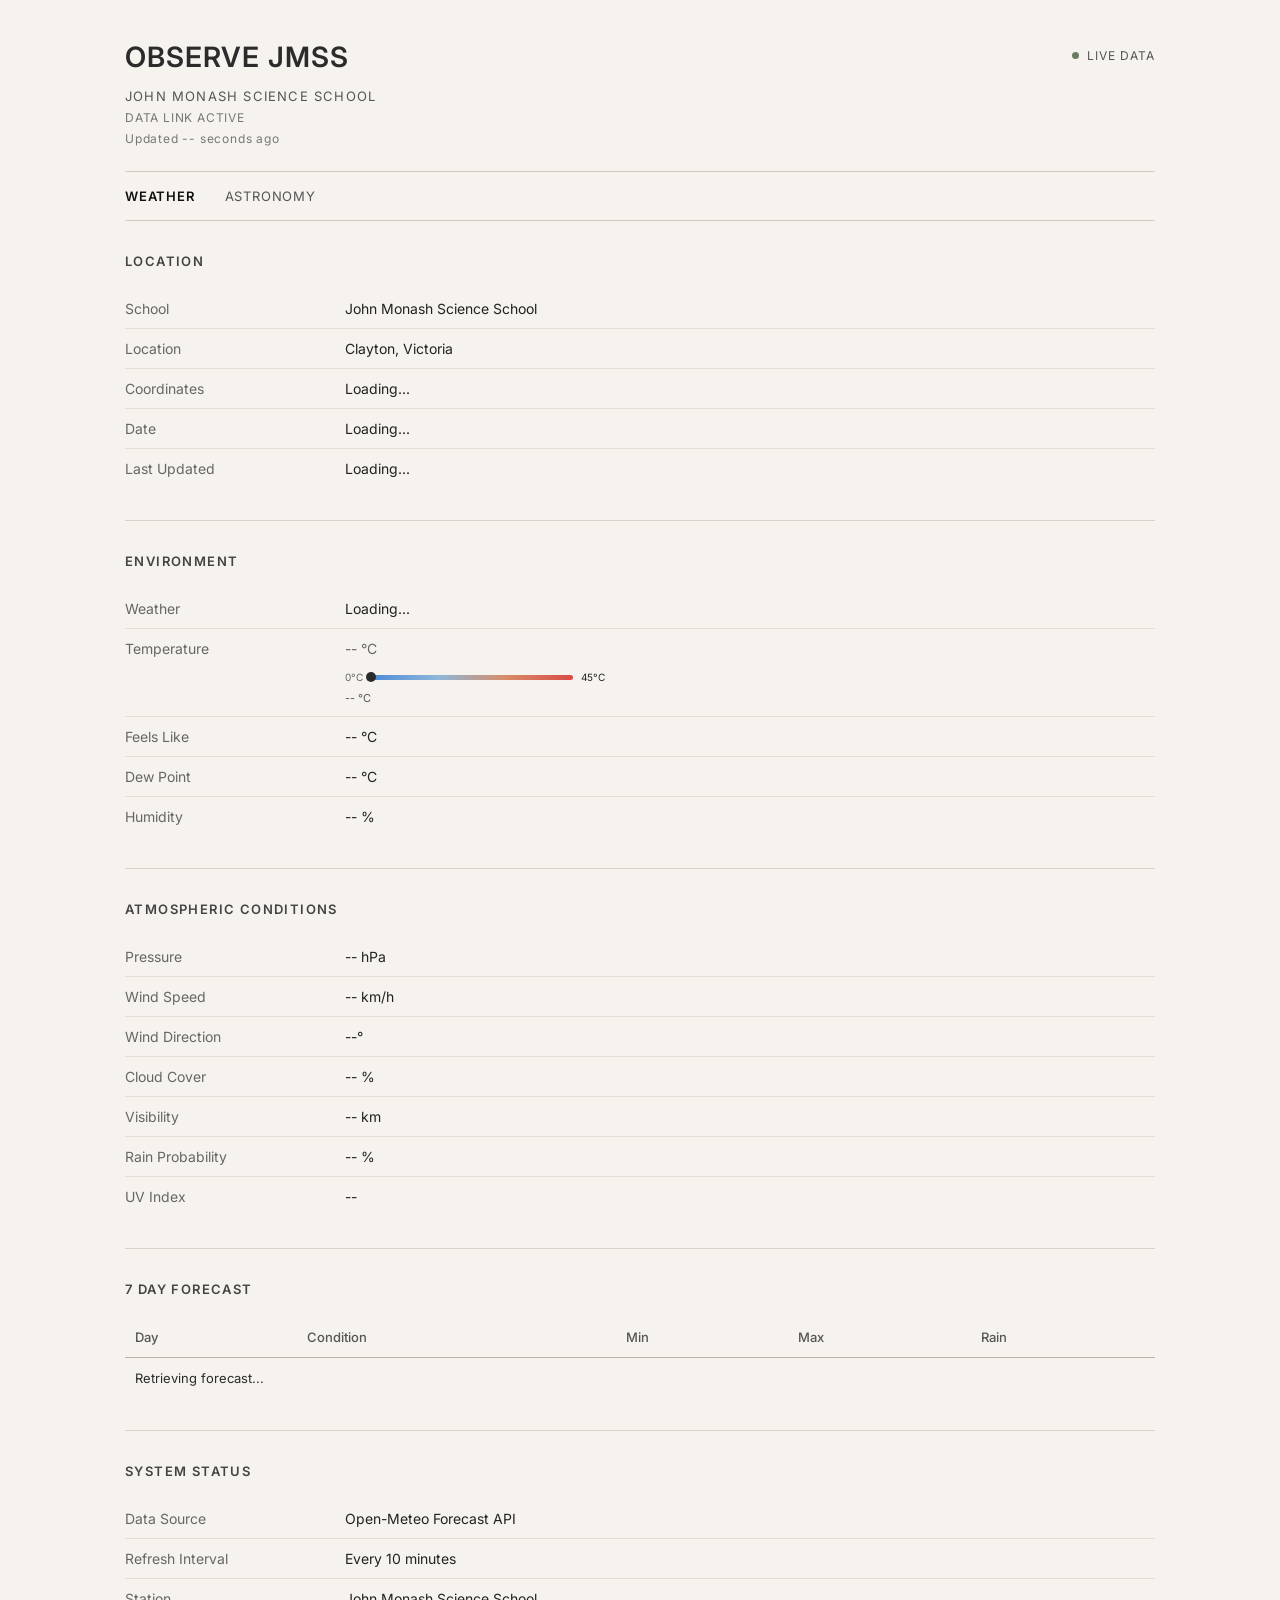
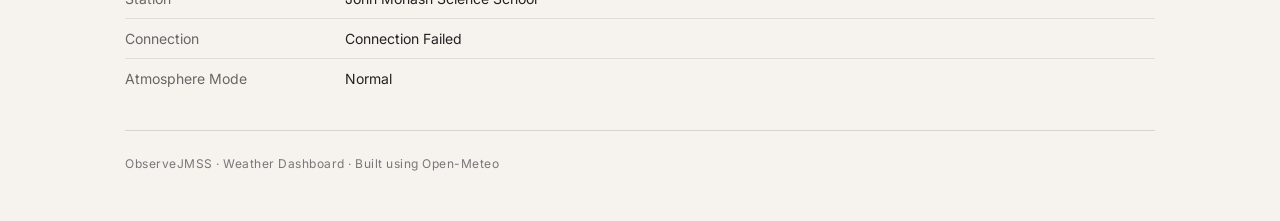
<file: index.html>
<!DOCTYPE html>
<html lang="en">

<head>

<meta charset="UTF-8">
<meta name="viewport" content="width=device-width, initial-scale=1.0">

<title>ObserveJMSS Weather Monitor</title>

<link rel="preconnect" href="https://fonts.googleapis.com">
<link rel="preconnect" href="https://fonts.gstatic.com" crossorigin>

<link href="https://fonts.googleapis.com/css2?family=Inter:wght@400;500;600&display=swap" rel="stylesheet">

<link rel="stylesheet" href="style.css">

</head>


<body>

<div id="rainOverlay"></div>


<div class="page">


<header>

    <div class="title-row">

        <div>

            <h1>OBSERVE JMSS</h1>

            <p class="subtitle">
                JOHN MONASH SCIENCE SCHOOL
            </p>

            <p class="status-text">
                DATA LINK ACTIVE
            </p>

            <p id="telemetryStatus" class="status-text">
                Updated -- seconds ago
            </p>

        </div>


        <div class="live-indicator">

            <span class="dot"></span>
            LIVE DATA

        </div>

    </div>

</header>



<nav>

    <a class="active" href="index.html">
        WEATHER
    </a>

    <a href="astronomy.html">
        ASTRONOMY
    </a>

</nav>



<main>


<section>

<h2>LOCATION</h2>

<div class="section-grid">

<div class="row">
<span>School</span>
<span>John Monash Science School</span>
</div>


<div class="row">
<span>Location</span>
<span>Clayton, Victoria</span>
</div>


<div class="row">
<span>Coordinates</span>
<span id="coordinates">Loading...</span>
</div>


<div class="row">
<span>Date</span>
<span id="currentDate">Loading...</span>
</div>


<div class="row">
<span>Last Updated</span>
<span id="lastUpdated">Loading...</span>
</div>


</div>

</section>





<section>

<h2>ENVIRONMENT</h2>


<div class="section-grid">


<div class="row">

<span>Weather</span>

<span id="weatherDescription">
Loading...
</span>

</div>



<div class="row">

<span>Temperature</span>

<span>

<span id="temperature">
-- °C
</span>


<div id="temperatureIndicator" class="temperature-indicator">


<div class="temperature-scale">

<span>0°C</span>


<div class="temperature-bar">

<div id="temperatureMarker"></div>

</div>


<span>45°C</span>


</div>


<p id="temperatureValue">
-- °C
</p>


</div>


</span>


</div>




<div class="row">

<span>Feels Like</span>

<span id="apparentTemperature">
-- °C
</span>

</div>




<div class="row">

<span>Dew Point</span>

<span id="dewPoint">
-- °C
</span>

</div>




<div class="row">

<span>Humidity</span>

<span id="humidity">
-- %
</span>

</div>



</div>


</section>







<section>

<h2>ATMOSPHERIC CONDITIONS</h2>


<div class="section-grid">


<div class="row">

<span>Pressure</span>

<span id="pressure">
-- hPa
</span>

</div>



<div class="row">

<span>Wind Speed</span>

<span id="windSpeed">
-- km/h
</span>

</div>




<div class="row">

<span>Wind Direction</span>

<span id="windDirection">
--°
</span>

</div>




<div class="row">

<span>Cloud Cover</span>

<span id="cloudCover">
-- %
</span>

</div>




<div class="row">

<span>Visibility</span>

<span id="visibility">
-- km
</span>

</div>




<div class="row">

<span>Rain Probability</span>

<span id="rainProbability">
-- %
</span>

</div>




<div class="row">

<span>UV Index</span>

<span id="uvIndex">
--
</span>

</div>


</div>


</section>







<section>

<h2>7 DAY FORECAST</h2>


<table>


<thead>

<tr>

<th>Day</th>

<th>Condition</th>

<th>Min</th>

<th>Max</th>

<th>Rain</th>

</tr>


</thead>


<tbody id="forecastTable">


<tr>

<td colspan="5">
Retrieving forecast...
</td>

</tr>


</tbody>


</table>


</section>







<section>

<h2>SYSTEM STATUS</h2>


<div class="section-grid">


<div class="row">

<span>
Data Source
</span>

<span>
Open-Meteo Forecast API
</span>

</div>



<div class="row">

<span>
Refresh Interval
</span>

<span>
Every 10 minutes
</span>

</div>



<div class="row">

<span>
Station
</span>

<span>
John Monash Science School
</span>

</div>



<div class="row">

<span>
Connection
</span>

<span id="connectionStatus">
Waiting for data...
</span>

</div>



<div class="row">

<span>
Atmosphere Mode
</span>

<span id="atmosphereStatus">
Normal
</span>

</div>


</div>


</section>



</main>





<footer>

ObserveJMSS · Weather Dashboard · Built using Open-Meteo

</footer>


</div>


<script src="weather.js"></script>


</body>

</html>
</file>
<file: style.css>
* {
    box-sizing: border-box;
}


body {

    margin: 0;

    background: #f6f3ee;

    color: #2b2b2b;

    font-family: "Inter", Arial, sans-serif;

    font-size: 14px;

    transition: background 0.5s ease, color 0.5s ease;

}


.page {

    max-width: 1100px;

    margin: 0 auto;

    padding: 40px 35px 50px;

}



/* Header */


header {

    border-bottom: 1px solid #cfcac2;

    padding-bottom: 25px;

}


.title-row {

    display: flex;

    justify-content: space-between;

    align-items: flex-start;

}


h1 {

    margin: 0;

    font-size: 28px;

    font-weight: 600;

    letter-spacing: 1px;

}


.subtitle {

    margin: 14px 0 0;

    font-size: 13px;

    letter-spacing: 1.2px;

    color: #555;

}


.status-text {

    margin: 6px 0 0;

    font-size: 12px;

    color: #777;

    letter-spacing: 0.8px;

}



/* Live indicator */


.live-indicator {

    display: flex;

    align-items: center;

    gap: 8px;

    margin-top: 8px;

    font-size: 12px;

    letter-spacing: 1px;

    color: #555;

}


.dot {

    width: 7px;

    height: 7px;

    background: #687c62;

    border-radius: 50%;

    display: inline-block;

    animation: livePulse 2s infinite;

}


@keyframes livePulse {


    0% {

        opacity: 1;

    }


    50% {

        opacity: 0.4;

    }


    100% {

        opacity: 1;

    }


}




/* Navigation */


nav {

    display: flex;

    gap: 30px;

    border-bottom: 1px solid #cfcac2;

    padding: 16px 0;

}


nav a {

    text-decoration: none;

    color: #555;

    font-size: 13px;

    letter-spacing: 0.8px;

}


nav a:hover {

    color: #222;

}


nav .active {

    color: #111;

    font-weight: 600;

}





/* Sections */


section {

    padding: 32px 0;

    border-bottom: 1px solid #d7d2ca;

}


h2 {

    margin: 0 0 20px;

    font-size: 13px;

    font-weight: 600;

    letter-spacing: 1.4px;

    color: #444;

}



.section-grid {

    width: 100%;

}



.row {

    display: grid;

    grid-template-columns: 220px 1fr;

    padding: 11px 0;

    border-bottom: 1px solid #e2ddd6;

}



.row:last-child {

    border-bottom: none;

}



.row span:first-child {

    color: #666;

}



.row span:last-child {

    color: #222;

}





/* Temperature monitoring indicator */


.temperature-indicator {

    margin-top: 14px;

    width: 260px;

}


.temperature-scale {

    display: flex;

    align-items: center;

    gap: 8px;

    font-size: 10px;

    color: #777;

}



.temperature-bar {

    height: 5px;

    flex: 1;

    background: linear-gradient(
        90deg,
        #4c8bd8,
        #8fb7d8,
        #d88c68,
        #d94b45
    );

    position: relative;

    border-radius: 3px;

}



#temperatureMarker {

    position: absolute;

    top: 50%;

    transform: translate(-50%, -50%);

    width: 10px;

    height: 10px;

    background: #2b2b2b;

    border-radius: 50%;

}



#temperatureValue {

    margin: 8px 0 0;

    font-size: 11px;

    color: #555;

}





/* Forecast Table */


table {

    width: 100%;

    border-collapse: collapse;

    font-size: 13px;

}


th {

    text-align: left;

    font-weight: 500;

    color: #555;

    padding: 12px 10px;

    border-bottom: 1px solid #bbb5ad;

}



td {

    padding: 12px 10px;

    border-bottom: 1px solid #e2ddd6;

}



tr:last-child td {

    border-bottom: none;

}





/* Footer */


footer {

    padding-top: 25px;

    font-size: 12px;

    color: #777;

    letter-spacing: 0.5px;

}





/* Rain mode */


#rainOverlay {

    position: fixed;

    inset: 0;

    pointer-events: none;

    overflow: hidden;

    z-index: 5;

    display: none;

}



.rain-drop {

    position: absolute;

    width: 1px;

    height: 18px;

    background: rgba(80,120,160,0.35);

    animation: rainfall linear infinite;

}



@keyframes rainfall {


    from {

        transform: translateY(-30px);

    }


    to {

        transform: translateY(100vh);

    }


}





/* Weather atmosphere effects */


body.rain-mode {

    background: #f1eee8;

}



body.cloud-mode {

    background: #f3f1ec;

}



body.clear-mode {

    background: #f8f5ef;

}





/* Night mode */


body.night-mode {

    background: #e8e5df;

    color: #252525;

}


body.night-mode header,

body.night-mode nav,

body.night-mode section {

    border-color: #c4beb6;

}



body.night-mode .row span:first-child,

body.night-mode .subtitle,

body.night-mode .status-text,

body.night-mode .live-indicator {

    color: #666;

}





/* Mobile */


@media (max-width: 700px) {


    .page {

        padding: 25px 20px;

    }


    .title-row {

        flex-direction: column;

        gap: 15px;

    }


    .row {

        grid-template-columns: 1fr;

        gap: 5px;

    }


    table {

        font-size: 12px;

    }


    th,

    td {

        padding: 10px 5px;

    }


}
</file>
